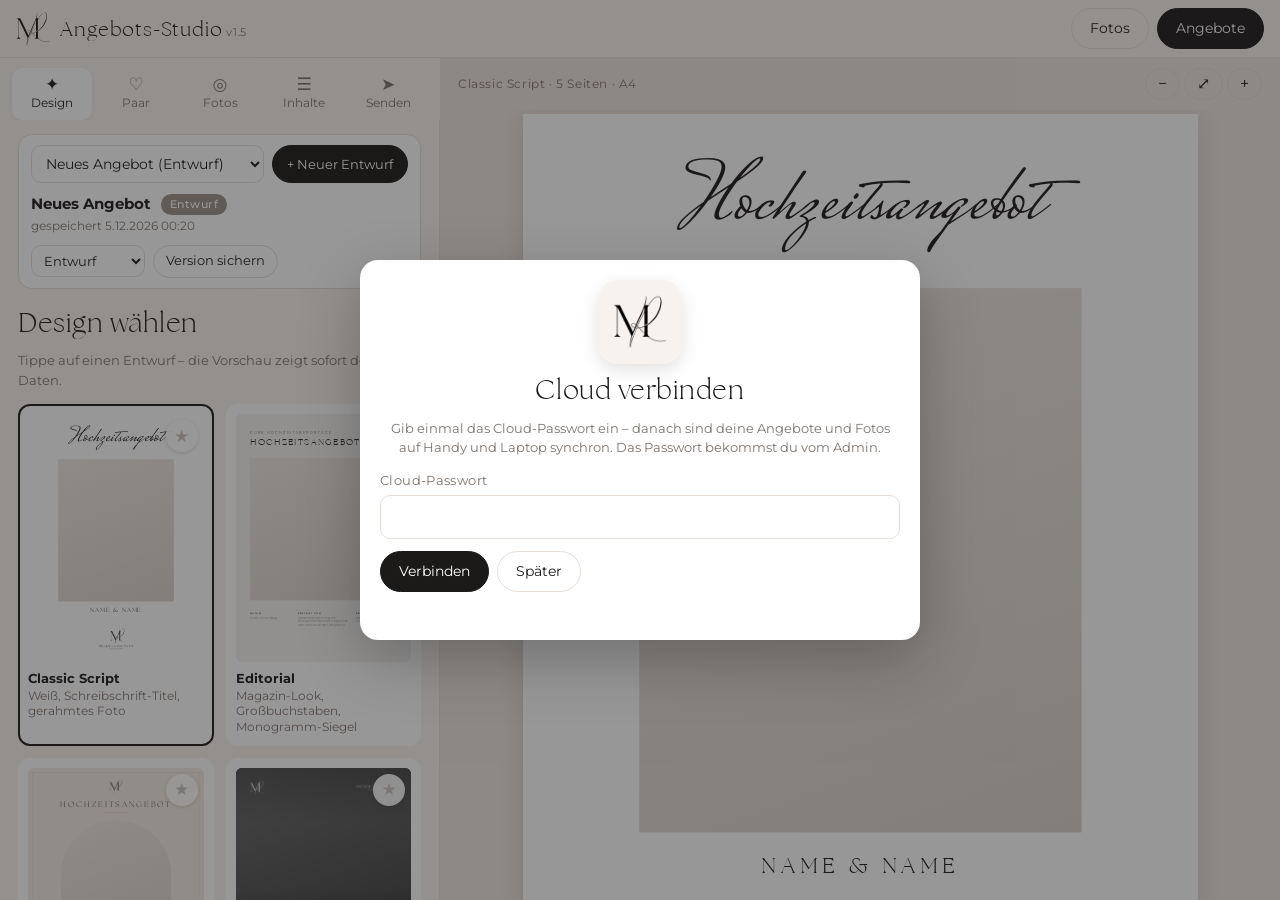
<file: index.html>
<!doctype html>
<html lang="de">
<head>
<meta charset="utf-8">
<meta name="viewport" content="width=device-width, initial-scale=1, maximum-scale=1, user-scalable=no, viewport-fit=cover">
<meta name="theme-color" content="#f7f2ee">
<meta name="apple-mobile-web-app-capable" content="yes">
<meta name="mobile-web-app-capable" content="yes">
<meta name="apple-mobile-web-app-status-bar-style" content="default">
<link rel="icon" type="image/png" href="assets/icons/favicon.png">
<link rel="apple-touch-icon" href="assets/icons/apple-touch-icon.png">
<link rel="preconnect" href="https://fonts.googleapis.com">
<link rel="preconnect" href="https://fonts.gstatic.com" crossorigin>
<link rel="stylesheet" href="https://fonts.googleapis.com/css2?family=Allura&family=Bodoni+Moda:wght@400;500&family=Cormorant+Garamond:wght@300;400;500&family=Great+Vibes&family=Herr+Von+Muellerhoff&family=Montserrat:wght@300;400;500;600&family=Mrs+Saint+Delafield&family=Parisienne&family=Pinyon+Script&family=Playfair+Display:wght@400;500&display=swap">
<link rel="stylesheet" href="designs.css">
<link rel="stylesheet" href="app.css">
<style id="customCss"></style>
<title>Hochzeitsangebot · Michaela Raninger Fotografie</title>
<meta name="apple-mobile-web-app-title" content="Angebote">
<script>/* Samsung Internet builds an outdated WebAPK that Google Play Protect blocks -> no manifest there, install via Chrome */
if (!/SamsungBrowser/i.test(navigator.userAgent)) document.write('<link rel="manifest" href="manifest.webmanifest">');</script>
</head>
<body>
<script src="logos.js"></script>
<script>document.write('<script src="config.js?v=' + Date.now() + '"><\/script>');</script>
<script src="designs.js"></script>
<script src="store.js"></script>
<script src="photos.js"></script>
<script src="studio.js"></script>
<script src="app.js"></script>
</body>
</html>
</file>
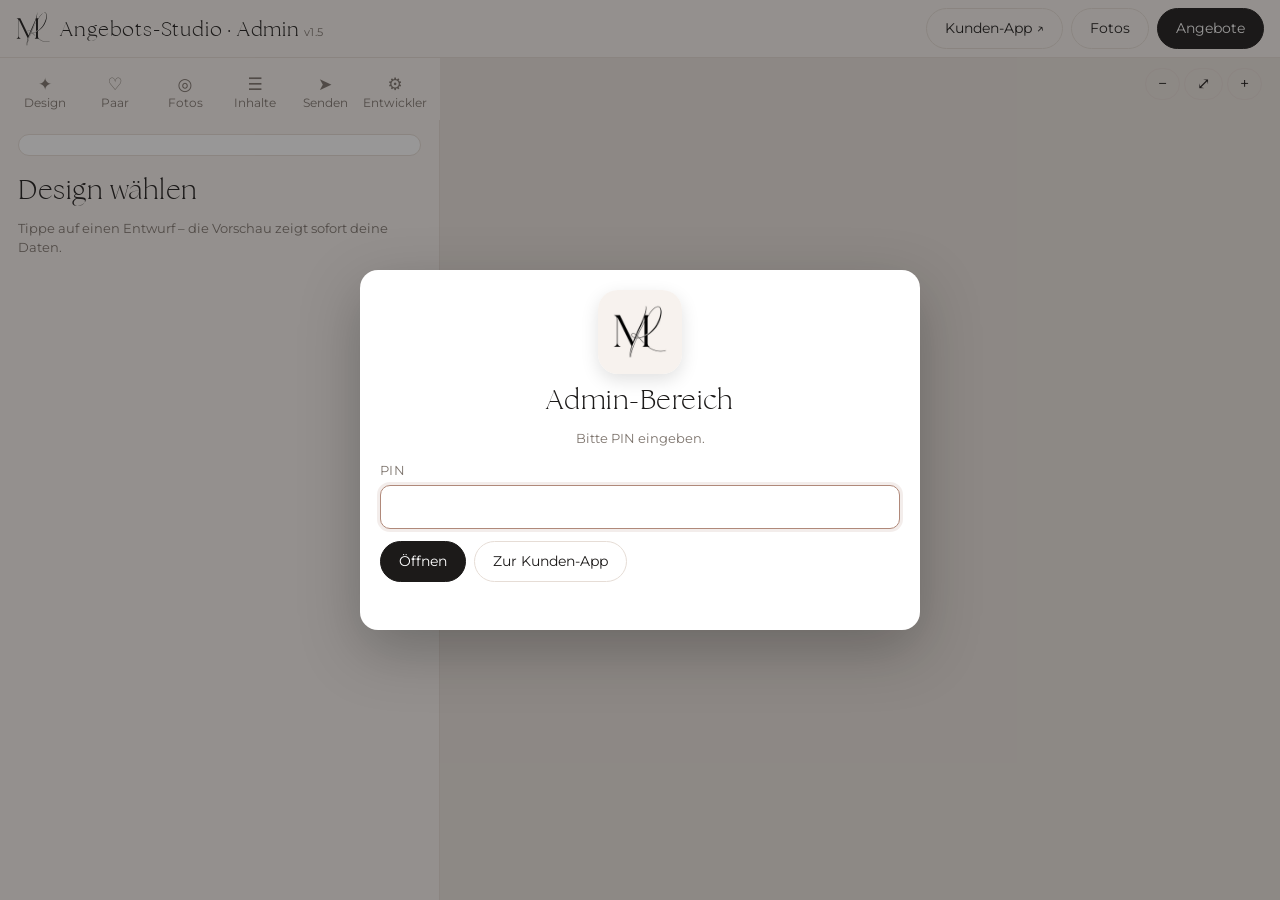
<file: admin.html>
<!doctype html>
<html lang="de">
<head>
<meta charset="utf-8">
<meta name="viewport" content="width=device-width, initial-scale=1, maximum-scale=1, user-scalable=no, viewport-fit=cover">
<meta name="theme-color" content="#f7f2ee">
<meta name="apple-mobile-web-app-capable" content="yes">
<meta name="mobile-web-app-capable" content="yes">
<meta name="apple-mobile-web-app-status-bar-style" content="default">
<link rel="icon" type="image/png" href="assets/icons/favicon.png">
<link rel="apple-touch-icon" href="assets/icons/apple-touch-icon.png">
<link rel="preconnect" href="https://fonts.googleapis.com">
<link rel="preconnect" href="https://fonts.gstatic.com" crossorigin>
<link rel="stylesheet" href="https://fonts.googleapis.com/css2?family=Allura&family=Bodoni+Moda:wght@400;500&family=Cormorant+Garamond:wght@300;400;500&family=Great+Vibes&family=Herr+Von+Muellerhoff&family=Montserrat:wght@300;400;500;600&family=Mrs+Saint+Delafield&family=Parisienne&family=Pinyon+Script&family=Playfair+Display:wght@400;500&display=swap">
<link rel="stylesheet" href="designs.css">
<link rel="stylesheet" href="app.css">
<style id="customCss"></style>
<title>Admin · Angebots-Studio</title>
<meta name="robots" content="noindex">
<meta name="apple-mobile-web-app-title" content="Angebote Admin">
<script>/* Samsung Internet builds an outdated WebAPK that Google Play Protect blocks -> no manifest there, install via Chrome */
if (!/SamsungBrowser/i.test(navigator.userAgent)) document.write('<link rel="manifest" href="admin.webmanifest">');</script>
<script>window.APP_MODE = 'admin';</script>
</head>
<body>
<script src="logos.js"></script>
<script>document.write('<script src="config.js?v=' + Date.now() + '"><\/script>');</script>
<script src="designs.js"></script>
<script src="store.js"></script>
<script src="photos.js"></script>
<script src="studio.js"></script>
<script src="app.js"></script>
<script src="dev.js"></script>
</body>
</html>
</file>
<file: designs.css>
/* Proposal page styles. A page is 794 x 1123 px (A4 @ 96 dpi). Inner content uses em so the auto-fit can scale it. */
@font-face { font-family: 'The Seasons'; src: url('assets/fonts/TheSeasons-Light.ttf') format('truetype'); font-weight: 300 400; font-display: swap; }
@font-face { font-family: 'Montserrat Light'; src: url('assets/fonts/Montserrat-Light.otf') format('opentype'); font-weight: 300; font-display: swap; }

.pp { --sans: 'Montserrat Light', 'Montserrat', 'Helvetica Neue', Arial, sans-serif; }
.pp .page {
  width: 794px; height: 1123px; position: relative; overflow: hidden; box-sizing: border-box;
  background: var(--paper); color: var(--ink); font-family: var(--sans); font-weight: 300;
  font-size: 15px; line-height: 1.6; -webkit-font-smoothing: antialiased;
}
.pp .page * { box-sizing: border-box; }
.pp p { margin: 0 0 .8em; }
.pp .lg { display: block; }
.pp .ph { background-color: #e9e4df; background-size: cover; background-repeat: no-repeat; }
.pp .ph-empty { background-image: linear-gradient(160deg, #ece7e2 0%, #d9d1ca 100%); }
.pp .cv { position: absolute; inset: 0; }

/* ---------- inner page skeleton ---------- */
.pp .inner { padding: 64px 78px 54px; display: flex; flex-direction: column; }
.pp .hd { height: 56px; display: flex; justify-content: center; align-items: flex-start; flex: none; }
.pp .hd-logo { height: 44px; width: auto; }
.pp .pc { flex: 1; min-height: 0; overflow: hidden; padding-top: 18px; display: flex; flex-direction: column; }
.pp .pcw { margin: auto 0; width: 100%; }
.pp .ft { flex: none; display: flex; justify-content: space-between; font-size: 10px; letter-spacing: .22em; text-transform: uppercase; color: var(--accent); padding-top: 14px; }

.pp .sh { display: flex; align-items: baseline; gap: .7em; margin: 1.4em 0 .7em; }
.pp .sh:first-child { margin-top: 0; }
.pp .sh h2 { margin: 0; font-weight: 400; font-family: var(--serif); font-size: 2em; line-height: 1.15; letter-spacing: .04em; }
.pp .sh-num { display: none; }
.pp .lead { color: var(--ink); opacity: .9; }
.pp .intro { font-size: 1.02em; margin-bottom: 1.6em; }
.pp .intro p:first-child { font-family: var(--serif); font-size: 1.35em; }

.pp .ls { list-style: none; padding: 0; margin: 0; }
.pp .ls li { position: relative; padding: .28em 0 .28em 1.3em; }
.pp .ls li::before { content: ''; position: absolute; left: 0; top: 1.05em; width: .55em; height: 1px; background: var(--accent); }

.pp .about { display: flex; gap: 2.4em; align-items: flex-start; }
.pp .about-photo { flex: none; width: 19em; height: 26em; }
.pp .about-txt { flex: 1; }
.pp .sig { font-family: var(--script); font-size: 3em; line-height: 1; margin-top: .2em; color: var(--ink); }

.pp .pks { display: grid; gap: 1.1em; margin-top: 1.4em; justify-content: center; }
.pp .pks-three { grid-template-columns: repeat(3, minmax(0, 1fr)); }
.pp .pks-many { grid-template-columns: repeat(2, minmax(0, 1fr)); }
.pp .pks-two { grid-template-columns: repeat(2, minmax(0, 19em)); gap: 1.6em; }
/* one package: a wide horizontal card – name, duration and price left, services right */
.pp .pks-one { grid-template-columns: minmax(0, 1fr); }
.pp .pks-one .pk { display: grid; grid-template-columns: minmax(0, .9fr) minmax(0, 1.25fr); gap: 2.2em; align-items: center; padding: 2.2em 2.4em; text-align: left; }
.pp .pks-one .pk-main { text-align: center; padding-right: 2.2em; border-right: 1px solid rgba(0,0,0,.12); }
.pp .pks-one .pk .ls { border-top: 0; padding-top: 0; font-size: .95em; }
.pp .pks-one .pk-price { margin-bottom: 0; }
.pp .pks, .pp .two { grid-auto-columns: minmax(0, 1fr); }
.pp .pk, .pp .two > div { min-width: 0; }
.pp .pk { position: relative; border: 1px solid rgba(0,0,0,.14); padding: 1.8em 1.05em 1.5em; text-align: center; background: rgba(255,255,255,.35); }
.pp .pk-feat { border-color: var(--accent); border-width: 1.5px; }
.pp .pk-badge { display: inline-block; vertical-align: top; height: 2em; line-height: 2em; margin: 0 0 1.1em; padding: 0 1.1em; background: var(--accent); color: #fff; font-size: .64em; letter-spacing: .24em; text-transform: uppercase; white-space: nowrap; border-radius: 1em; }
.pp .pk-badge.ph { visibility: hidden; }
.pp .pk-name { font-family: var(--serif); font-size: 1.22em; letter-spacing: .05em; text-transform: uppercase; line-height: 1.25; }
.pp .pk-hours { font-size: .78em; letter-spacing: .22em; text-transform: uppercase; color: var(--accent); margin: .3em 0 .8em; }
.pp .pk-price { font-family: var(--serif); font-size: 2.1em; line-height: 1.1; margin-bottom: .8em; }
.pp .pk .ls { text-align: left; font-size: .82em; line-height: 1.5; border-top: 1px solid rgba(0,0,0,.1); padding-top: .7em; }

.pp .two { display: grid; grid-template-columns: minmax(0, 1fr) minmax(0, 1fr); gap: 2.6em; }
.pp .tl { margin-top: .4em; }
.pp .tl-row { display: flex; align-items: center; gap: 1.1em; padding: .55em 0; border-bottom: 1px solid rgba(0,0,0,.08); }
.pp .tl-time { width: 4.2em; flex: none; font-family: var(--serif); font-size: 1.15em; }
.pp .tl-dot { width: .5em; height: .5em; border-radius: 50%; background: var(--accent); flex: none; }
.pp .tl-label { flex: 1; }

.pp .valid { font-size: .82em; letter-spacing: .12em; text-transform: uppercase; color: var(--accent); margin: .4em 0 1.4em; }
.pp .gal { display: flex; gap: .8em; margin: .6em 0 1.6em; }
.pp .gal-ph { flex: 1; height: 13em; }
.pp .thx { text-align: center; margin: 1em 0 1.4em; }
.pp .thx-title { font-family: var(--script); font-size: 4.6em; line-height: 1.1; margin-bottom: .15em; }
.pp .contact { display: grid; grid-template-columns: repeat(2, max-content); justify-content: center; gap: .9em 2.6em; font-size: .86em; border-top: 1px solid rgba(0,0,0,.12); padding-top: 1.2em; }
.pp .contact b { display: block; font-weight: 400; font-size: .78em; letter-spacing: .22em; text-transform: uppercase; color: var(--accent); }
.pp .end-logo { width: 9em; margin: 1.8em auto 0; }
.pp .sprig { position: absolute; width: 250px; height: 250px; opacity: .9; }

/* ======================= 1 CLASSIC SCRIPT ======================= */
.d-classic .cv { text-align: center; }
.d-classic .cv-title { position: absolute; top: 46px; left: 0; right: 0; margin: 0; font-family: var(--script); font-weight: 400; font-size: 96px; line-height: 1.3; }
.d-classic .cv-frame { position: absolute; top: 205px; left: 137px; width: 520px; height: 640px; }
.d-classic .cv-photo { width: 100%; height: 100%; }
.d-classic .cv-namebox { position: absolute; top: 868px; left: 40px; right: 40px; }
.d-classic .cv-names { font-family: var(--serif); font-size: 26px; line-height: 1.3; letter-spacing: .2em; text-transform: uppercase; }
.d-classic .long .cv-names { font-size: 20px; letter-spacing: .14em; }
.d-classic .cv-meta { margin-top: 12px; font-size: 12px; letter-spacing: .3em; text-transform: uppercase; color: var(--accent); }
.d-classic .cv-logo { position: absolute; left: 0; right: 0; margin: 0 auto; width: 170px; top: 966px; }
.d-classic .sh { justify-content: center; }
.d-classic .sh h2 { font-family: var(--script); font-size: 3.2em; letter-spacing: 0; }
.d-classic .p-packages .lead, .d-classic .valid { text-align: center; }
.d-classic .tl { max-width: 30em; margin: 0 auto; }
.d-classic .about .sh { justify-content: flex-start; }

/* ======================= 2 EDITORIAL ======================= */
.d-editorial .cv-kicker { position: absolute; top: 74px; left: 64px; font-size: 15px; letter-spacing: .4em; text-transform: uppercase; }
.d-editorial .cv-title { position: absolute; top: 96px; left: 62px; margin: 0; font-family: var(--serif); font-weight: 400; font-size: 40px; letter-spacing: .16em; text-transform: uppercase; }
.d-editorial .cv-seal { position: absolute; top: 62px; right: 64px; width: 92px; height: 92px; border: 1px solid var(--ink); border-radius: 50%; display: flex; align-items: center; justify-content: center; }
.d-editorial .cv-seal .lg { height: 58px; width: auto; }
.d-editorial .cv-photo { position: absolute; top: 200px; left: 64px; width: 666px; height: 640px; }
.d-editorial .cv-cols { position: absolute; top: 884px; left: 64px; right: 64px; display: grid; grid-template-columns: 1fr 1.25fr 1fr; gap: 24px; font-size: 11px; line-height: 1.7; }
.d-editorial .cv-cols b { display: block; font-family: 'Montserrat', sans-serif; font-weight: 600; font-size: 9.5px; letter-spacing: .25em; text-transform: uppercase; margin-bottom: 6px; }
.d-editorial .cv-cols span { display: block; color: #6d6862; }
.d-editorial .hd { justify-content: flex-end; }
.d-editorial .hd-logo { height: 40px; }
.d-editorial .pc { padding-left: 4.2em; }
.d-editorial .sh { margin: 1.6em 0 .5em; }
.d-editorial .sh h2 { font-family: 'Montserrat', sans-serif; font-weight: 600; font-size: .72em; letter-spacing: .28em; text-transform: uppercase; }
.d-editorial .intro p:first-child { font-size: 1.15em; letter-spacing: .02em; }
.d-editorial .pc p, .d-editorial .ls { color: #5f5a55; }
.d-editorial .pk { text-align: left; background: transparent; border: 0; border-top: 1px solid var(--ink); padding: 1.1em 0 0; }
.d-editorial .pk-badge { border-radius: 0; background: var(--ink); }
.d-editorial .pk-name { font-size: 1.05em; letter-spacing: .12em; }
.d-editorial .pk-price { font-size: 1.6em; }
.d-editorial .pk .ls { border-top: 0; padding-top: 0; }
.d-editorial .thx { text-align: left; }
.d-editorial .thx-title { font-size: 4em; }
.d-editorial .about-photo { width: 15em; height: 20em; }

/* ======================= 3 FINE ART SAND ======================= */
.d-fineart .cv { text-align: center; }
.d-fineart .cv-mark { position: absolute; top: 52px; left: 367px; height: 62px; width: auto; }
.d-fineart .cv-title { position: absolute; top: 138px; left: 0; right: 0; margin: 0; font-family: var(--serif); font-weight: 400; font-size: 34px; letter-spacing: .3em; text-transform: uppercase; }
.d-fineart .cv-rule { position: absolute; top: 200px; left: 337px; width: 120px; height: 1px; background: var(--accent); }
.d-fineart .cv-photo { position: absolute; top: 236px; left: 147px; width: 500px; height: 610px; border-radius: 250px 250px 0 0; }
.d-fineart .cv-namebox { position: absolute; top: 860px; left: 60px; right: 60px; }
.d-fineart .cv-names { font-family: var(--serif); font-size: 40px; line-height: 1.2; letter-spacing: .08em; }
.d-fineart .long .cv-names { font-size: 30px; }
.d-fineart .cv-names i { font-family: var(--script); font-style: normal; color: var(--accent); font-size: 1.3em; padding: 0 .1em; }
.d-fineart .cv-meta { margin-top: 14px; font-size: 12px; letter-spacing: .34em; text-transform: uppercase; }
.d-fineart .cv-meta2 { margin-top: 6px; font-size: 12px; letter-spacing: .2em; color: var(--accent); }
.d-fineart .cv-logo { position: absolute; top: 1032px; left: 0; right: 0; margin: 0 auto; width: 250px; }
.d-fineart .page::after { content: ''; position: absolute; top: 18px; left: 18px; right: 18px; bottom: 18px; border: 1px solid var(--accent); opacity: .55; pointer-events: none; }
.d-fineart .two .sh::before, .d-fineart .two .sh::after { display: none; }
.d-fineart .two .sh { justify-content: flex-start; }
.d-fineart .two .sh h2 { font-size: 1.25em; letter-spacing: .22em; }
.d-fineart .sh { justify-content: center; text-align: center; }
.d-fineart .sh h2 { font-size: 1.6em; letter-spacing: .3em; text-transform: uppercase; }
.d-fineart .sh::before, .d-fineart .sh::after { content: ''; width: 2.6em; height: 1px; background: var(--accent); align-self: center; }
.d-fineart .about-photo { border-radius: 8.5em 8.5em 0 0; }
.d-fineart .about .sh { justify-content: flex-start; }
.d-fineart .about .sh::before { display: none; }
.d-fineart .pk { background: rgba(255,255,255,.4); border-color: rgba(176,154,124,.5); border-radius: 6em 6em 0 0; padding-top: 2.4em; }

.d-fineart .p-packages .lead, .d-fineart .valid { text-align: center; }
.d-fineart .gal-ph { border-radius: 5.5em 5.5em 0 0; }

/* ======================= 4 MODERN MINIMAL ======================= */
.d-modern .cover .cv-photo { position: absolute; inset: 0; background-color: #3a3a3a; }
.d-modern .cover .ph-empty { background-image: linear-gradient(160deg, #6b6b6b 0%, #2b2b2b 100%); }
.d-modern .cv-shade { position: absolute; inset: 0; background: linear-gradient(180deg, rgba(0,0,0,.28) 0%, rgba(0,0,0,0) 22%, rgba(0,0,0,0) 48%, rgba(0,0,0,.66) 100%); }
.d-modern .cv-mark { position: absolute; top: 56px; left: 64px; height: 64px; width: auto; }
.d-modern .cv-word { position: absolute; top: 76px; right: 64px; width: 190px; }
.d-modern .cv-text { position: absolute; left: 64px; right: 64px; bottom: 82px; color: #fff; }
.d-modern .cv-kicker { font-size: 13px; letter-spacing: .5em; text-transform: uppercase; margin-bottom: 18px; }
.d-modern .cv-names { margin: 0; font-family: var(--serif); font-weight: 400; font-size: 72px; line-height: 1.05; letter-spacing: .02em; }
.d-modern .cv-line { width: 80px; height: 2px; background: #fff; margin: 28px 0 18px; }
.d-modern .cv-meta { font-size: 13px; letter-spacing: .3em; text-transform: uppercase; }
.d-modern .inner { padding: 60px 70px 50px; }
.d-modern .hd { justify-content: space-between; border-bottom: 2px solid var(--ink); height: 48px; }
.d-modern .hd-logo { height: 26px; }
.d-modern .sh { align-items: baseline; gap: 1em; border-bottom: 1px solid rgba(0,0,0,.12); padding-bottom: .4em; }
.d-modern .sh-num { display: inline; font-family: 'Montserrat', sans-serif; font-weight: 600; font-size: .85em; letter-spacing: .1em; color: var(--accent); }
.d-modern .sh h2 { font-family: 'Montserrat', sans-serif; font-weight: 600; font-size: 1.5em; letter-spacing: .02em; text-transform: uppercase; }
.d-modern .pk { text-align: left; background: #f4f4f4; border: 0; }
.d-modern .pk-feat { background: var(--ink); color: #fff; }
.d-modern .pk-feat .pk-hours, .d-modern .pk-feat .ls li { color: #ddd; }
.d-modern .pk-feat .ls { border-color: rgba(255,255,255,.2); }
.d-modern .pk-feat .ls li::before { background: #fff; }
.d-modern .pk-badge { border-radius: 0; background: #fff; color: #111; }
.d-modern .pk-name { font-family: 'Montserrat', sans-serif; font-weight: 600; font-size: .95em; letter-spacing: .1em; }
.d-modern .pk-price { font-family: 'Montserrat', sans-serif; font-weight: 600; }
.d-modern .tl-dot { border-radius: 0; background: var(--ink); }
.d-modern .thx { text-align: left; }
.d-modern .thx-title { font-family: 'Montserrat', sans-serif; font-weight: 600; font-size: 3.2em; text-transform: uppercase; letter-spacing: .04em; }
.d-modern .intro p:first-child { font-family: 'Montserrat', sans-serif; font-weight: 600; font-size: 1.2em; }

/* ======================= 5 ROMANTIC BLUSH ======================= */
.d-blush .cv { text-align: center; }
.d-blush .sp-tl { top: -10px; left: -14px; transform: rotate(180deg) scaleX(-1); }
.d-blush .sp-br { bottom: -12px; right: -12px; }
.d-blush .cv-kicker { position: absolute; top: 78px; left: 0; right: 0; font-size: 14px; letter-spacing: .5em; text-transform: uppercase; color: var(--accent); }
.d-blush .cv-names { position: absolute; top: 108px; left: 30px; right: 30px; margin: 0; font-family: var(--script); font-weight: 400; font-size: 78px; line-height: 1.35; }
.d-blush .cv-oval { position: absolute; top: 250px; left: 165px; width: 464px; height: 620px; border: 1px solid var(--accent); border-radius: 50%; padding: 14px; }
.d-blush .cv-photo { width: 100%; height: 100%; border-radius: 50%; }
.d-blush .cv-meta { position: absolute; top: 900px; left: 0; right: 0; font-family: var(--serif); font-size: 22px; letter-spacing: .16em; text-transform: uppercase; }
.d-blush .cv-meta2 { position: absolute; top: 936px; left: 0; right: 0; font-size: 12px; letter-spacing: .3em; text-transform: uppercase; color: var(--accent); }
.d-blush .cv-logo { position: absolute; top: 980px; left: 0; right: 0; margin: 0 auto; width: 150px; }
.d-blush .sh { justify-content: center; }
.d-blush .sh h2 { font-family: var(--script); font-size: 3.4em; letter-spacing: 0; color: var(--ink); }
.d-blush .about-photo { border-radius: 50%; width: 16em; height: 21em; }
.d-blush .about .sh { justify-content: flex-start; }
.d-blush .pk { border-radius: 1.2em; background: rgba(255,255,255,.55); border-color: rgba(199,154,143,.45); }

.d-blush .p-packages .lead, .d-blush .valid { text-align: center; }
.d-blush .gal-ph { border-radius: 50%; height: 12em; }
.d-blush .tl-dot { width: .7em; height: .7em; background: transparent; border: 1px solid var(--accent); }
.d-editorial .contact, .d-modern .contact { justify-content: start; }

/* logo choice: keep each logo kind at a sensible size wherever it is placed */
.pp .cv-logo.lg-mark, .pp .end-logo.lg-mark { width: 78px !important; }
.pp .cv-logo.lg-word, .pp .end-logo.lg-word { width: 240px !important; }
.pp .cv-logo.lg-full, .pp .end-logo.lg-full { width: 160px; }
.d-fineart .cv-logo.lg-full { width: 150px !important; top: 990px; }
.d-modern .cv-word.lg-mark { width: 60px; }
.d-modern .cv-word.lg-full { width: 130px; top: 56px; }

/* ===================== DUO designs (2 pages, 10-draft collection) ===================== */
.duo { --sans: Arial, 'Helvetica Neue', sans-serif; }
.duo .page { padding: 18mm; font-family: var(--sans); font-size: 12px; line-height: 1.55; }
.duo h1, .duo h2, .duo p { margin-top: 0; }
.duo h1 { font-family: var(--serif); font-weight: 400; line-height: .94; }
.duo h2 { font-family: var(--serif); font-weight: 400; line-height: 1.05; }
.duo .eyebrow { text-transform: uppercase; letter-spacing: .24em; font-size: 9px; font-weight: 700; }
.duo .du-foot { position: absolute; left: 18mm; right: 18mm; bottom: 12mm; display: flex; justify-content: space-between; align-items: center; font-size: 8px; letter-spacing: .14em; text-transform: uppercase; }
.duo .du-foot-logo { width: 34mm; }
.duo .du-photo { background-color: rgba(127,127,127,.15); }
/* offer page */
.duo .du-details { display: flex; flex-direction: column; padding-bottom: 24mm; }
.duo .du-head { display: flex; justify-content: space-between; align-items: flex-start; margin-bottom: 8mm; flex: none; }
.duo .du-head h2 { font-size: 36px; margin: 5mm 0 0; max-width: 112mm; }
.duo .du-head-logo { width: 52mm; margin-top: 2mm; }
.duo .du-hr { height: 1px; background: currentColor; opacity: .22; flex: none; }
.duo .du-details .pc { padding-top: 0; }
.duo .du-intro { display: grid; grid-template-columns: minmax(0, 1.55fr) minmax(0, .75fr); gap: 4.4em; padding: 3.2em 0 2.6em; }
.duo .du-body p { margin: 0 0 .7em; }
.duo .du-invest { border-left: 2px solid var(--accent); padding-left: 2.2em; }
.duo .du-invest .eyebrow { font-size: .75em; }
.duo .du-price { font-family: var(--serif); font-size: 3.1em; line-height: 1.15; margin: .25em 0 .2em; }
.duo .du-small { font-size: .82em; }
.duo .du-cols { display: grid; grid-template-columns: minmax(0, 1fr) minmax(0, 1fr); gap: 3.6em; }
.duo .du-cols .eyebrow { font-size: .75em; margin-bottom: .5em; }
.duo .du-list, .duo .du-tl { list-style: none; padding: 0; margin: 0; }
.duo .du-list li { padding: .55em 0; border-bottom: 1px solid rgba(127,127,127,.22); }
.duo .du-tl li { display: grid; grid-template-columns: 4.4em 1fr; padding: .55em 0; border-bottom: 1px solid rgba(127,127,127,.22); }
.duo .du-tl span { font-weight: 700; color: var(--accent); }
.duo .du-extras { margin-top: 2.6em; }
.duo .du-pay { margin: 2.2em 0 0; opacity: .8; }
.duo .du-details .pcw { margin: 0; min-height: 100%; display: flex; flex-direction: column; }
.duo .du-closing { margin-top: auto; padding-top: 2.4em; }
.duo .du-closing h2 { font-size: 2.05em; margin-bottom: .6em; }
.duo .du-closing p { opacity: .75; margin: 0; }

/* 1 Editorial Minimal */
.d-mr-editorial .du-cover { padding: 0; }
.d-mr-editorial .du-photo { position: absolute; left: 78mm; top: 0; width: 132mm; height: 297mm; }
.d-mr-editorial .du-copy { position: absolute; left: 18mm; top: 32mm; width: 56mm; z-index: 2; }
.d-mr-editorial .du-cover h1 { font-size: 46px; margin: 26mm 0 12mm; }
.d-mr-editorial .du-couple { font-family: var(--serif); font-size: 18px; }
.d-mr-editorial .du-meta { display: grid; gap: 4px; font-size: 10px; }
.d-mr-editorial .du-cover .du-foot span:last-child { color: #fff; }
/* 2 Blush Arch */
.d-mr-arch { --sans: 'Trebuchet MS', sans-serif; }
.d-mr-arch .du-cover { text-align: center; }
.d-mr-arch .du-cover .du-photo { width: 128mm; height: 185mm; margin: 0 auto 8mm; border-radius: 64mm 64mm 0 0; }
.d-mr-arch .du-logo { width: 62mm; margin: 0 auto 6mm; }
.d-mr-arch .du-cover h1 { font-size: 42px; margin: 7mm 0 4mm; }
/* 3 Luxury Black */
.d-mr-black .du-cover { padding: 0; }
.d-mr-black .du-top { height: 32mm; display: flex; align-items: center; justify-content: space-between; padding: 0 18mm; }
.d-mr-black .du-top .du-logo { width: 55mm; }
.d-mr-black .du-cover .du-photo { height: 170mm; }
.d-mr-black .du-copy { padding: 13mm 18mm; }
.d-mr-black .du-cover h1 { font-size: 54px; margin-bottom: 6mm; }
.d-mr-black .du-couple { font-size: 15px; letter-spacing: .06em; margin-bottom: 2mm; }
.d-mr-black .du-accent { color: var(--accent); }
.d-mr-black .du-list li, .d-mr-black .du-tl li { border-bottom-color: rgba(255,255,255,.14); }
/* 4 Bordeaux Classic */
.d-mr-bordeaux { --sans: Verdana, sans-serif; }
.d-mr-bordeaux .du-cover { padding: 12mm; }
.d-mr-bordeaux .du-frame { border: 1px solid var(--ink); height: 273mm; padding: 14mm 18mm; text-align: center; overflow: hidden; }
.d-mr-bordeaux .du-mark { height: 15mm; width: auto; margin: 0 auto 5mm; }
.d-mr-bordeaux .du-cover h1 { font-size: 48px; margin: 6mm 0 8mm; }
.d-mr-bordeaux .du-cover .du-photo { width: 104mm; height: 138mm; border-radius: 52mm; margin: 0 auto 8mm; }
.d-mr-bordeaux .du-couple { font-family: var(--serif); font-size: 20px; margin-bottom: 2mm; }
.d-mr-bordeaux .du-cover .du-foot { left: 30mm; right: 30mm; bottom: 17mm; }
/* 5 Botanical Sage */
.d-mr-sage .du-leaf { position: absolute; width: 130mm; height: 130mm; border: 1px solid var(--accent); border-radius: 0 100% 0 100%; left: -45mm; top: -40mm; }
.d-mr-sage .du-copy { position: absolute; left: 18mm; top: 48mm; width: 92mm; }
.d-mr-sage .du-cover h1 { font-size: 53px; margin: 14mm 0 10mm; }
.d-mr-sage .du-couple { font-family: var(--serif); font-size: 19px; margin-bottom: 2mm; }
.d-mr-sage .du-cover .du-photo { position: absolute; right: 0; top: 0; width: 82mm; height: 297mm; }
.d-mr-sage .du-logo { position: absolute; left: 18mm; bottom: 24mm; width: 64mm; }
.d-mr-sage .du-cover .du-foot { right: 92mm; }
/* 6 Modern Grid */
.d-mr-grid { --sans: 'Arial Narrow', Arial, sans-serif; }
.d-mr-grid .du-cover { padding: 14mm; }
.d-mr-grid .du-grid { display: grid; grid-template-columns: 28mm 1fr; grid-template-rows: 68mm 145mm 38mm; gap: 7mm; height: 100%; }
.d-mr-grid .du-num { font-size: 60px; font-weight: 700; color: var(--accent); line-height: .8; }
.d-mr-grid .du-cover h1 { font: 700 48px/.9 var(--sans); letter-spacing: -.05em; margin-top: 5mm; }
.d-mr-grid .du-mark { width: 20mm; align-self: end; }
.d-mr-grid .du-meta { display: grid; gap: 4px; align-content: start; font-size: 11px; }
.d-mr-grid .du-meta b { font-size: 18px; }
.d-mr-grid .du-head h2 { font: 700 34px/1 var(--sans); letter-spacing: -.035em; }
.d-mr-grid .du-price { font-family: var(--sans); font-weight: 700; }
.d-mr-grid .du-closing h2 { font-family: var(--sans); font-weight: 700; letter-spacing: -.03em; }
/* 7 Fine Art Ivory */
.d-mr-ivory { --sans: 'Trebuchet MS', sans-serif; }
.d-mr-ivory .du-cover { text-align: center; }
.d-mr-ivory .du-logo { width: 62mm; margin: 0 auto 7mm; }
.d-mr-ivory .du-cover .du-photo { height: 165mm; width: 118mm; margin: 0 auto; }
.d-mr-ivory .du-copy { padding-top: 9mm; }
.d-mr-ivory .du-cover h1 { font-size: 46px; margin: 7mm 0; }
.d-mr-ivory .du-couple { font-family: var(--serif); font-size: 18px; margin-bottom: 2mm; }
.d-mr-ivory .du-muted { opacity: .62; }
/* 8 Cinematic */
.d-mr-cinema .du-cover { padding: 0; }
.d-mr-cinema .du-cover .du-photo { height: 160mm; width: 100%; }
.d-mr-cinema .du-copy { padding: 14mm 18mm; width: 130mm; }
.d-mr-cinema .du-cover h1 { font-size: 55px; margin: 8mm 0; }
.d-mr-cinema .du-couple { font-family: var(--serif); font-size: 18px; }
.d-mr-cinema .du-rule { height: 1px; width: 40mm; background: currentColor; opacity: .35; margin: 5mm 0; }
.d-mr-cinema .du-logo { position: absolute; right: 16mm; bottom: 22mm; width: 58mm; }
.d-mr-cinema .du-list li, .d-mr-cinema .du-tl li { border-bottom-color: rgba(255,255,255,.14); }
/* 9 Swiss Typography */
.d-mr-swiss .du-cover { padding: 15mm; }
.d-mr-swiss .du-swiss { height: 100%; display: grid; grid-template-columns: 1fr 60mm; grid-template-rows: 32mm 66mm 2mm 125mm 26mm; gap: 4mm; }
.d-mr-swiss .du-mark { width: 16mm; justify-self: end; }
.d-mr-swiss .du-cover h1 { font: 700 54px/.88 var(--sans); letter-spacing: -.06em; grid-column: 1 / 3; }
.d-mr-swiss .du-red { height: 6px; background: var(--accent); grid-column: 1 / 3; }
.d-mr-swiss .du-swiss .du-photo { grid-column: 1 / 3; }
.d-mr-swiss .du-meta { grid-column: 1 / 3; display: flex; justify-content: space-between; align-items: baseline; font-size: 11px; }
.d-mr-swiss .du-meta b { font-size: 15px; }
.d-mr-swiss .du-head h2, .d-mr-swiss .du-closing h2 { font-family: var(--sans); font-weight: 700; letter-spacing: -.04em; }
/* 10 Soft Lilac */
.d-mr-lilac { --sans: 'Trebuchet MS', sans-serif; }
.d-mr-lilac .du-halo { position: absolute; width: 180mm; height: 180mm; background: var(--accent); opacity: .28; border-radius: 50%; left: -60mm; top: -65mm; }
.d-mr-lilac .du-copy { position: absolute; left: 18mm; top: 35mm; width: 95mm; z-index: 2; }
.d-mr-lilac .du-cover h1 { font-size: 48px; margin: 14mm 0; }
.d-mr-lilac .du-couple { font-family: var(--serif); font-size: 19px; margin-bottom: 2mm; }
.d-mr-lilac .du-polaroid { position: absolute; width: 112mm; height: 165mm; right: 16mm; bottom: 46mm; transform: rotate(2deg); box-shadow: 0 16px 35px rgba(0,0,0,.14); border: 10px solid #fff; background: #fff; }
.d-mr-lilac .du-polaroid .du-photo { width: 100%; height: 100%; }
.d-mr-lilac .du-logo { position: absolute; left: 18mm; bottom: 22mm; width: 60mm; }

/* long couple names: scale down large cover headlines */
.d-blush .long .cv-names { font-size: 56px; top: 118px; }
.d-modern .long .cv-names { font-size: 56px; }
.d-mr-arch .long h1 { font-size: 32px; }
.duo .long .du-couple { font-size: 15px; }

/* single-package card per design */
.d-editorial .pks-one .pk, .d-modern .pks-one .pk { padding: 1.6em 0 0; }
.d-editorial .pks-one .pk-main, .d-modern .pks-one .pk-main { text-align: left; }
.d-modern .pks-one .pk { padding: 2em 2.2em; }
.d-modern .pks-one .pk-main { border-right-color: rgba(0,0,0,.15); }
.d-fineart .pks-one .pk { border-radius: 1.4em; padding-top: 2.2em; }
.d-blush .pks-one .pk-main, .d-fineart .pks-one .pk-main { border-right-color: rgba(176,154,124,.35); }
</file>
<file: app.css>
:root {
  --bg: #f7f2ee; --card: #ffffff; --ink: #1c1a19; --muted: #7d746d; --line: #e6ddd6; --accent: #b0897a; --accent-2: #8f6d60;
  --ok: #4f7a5a; --err: #a2483f; --radius: 14px; --top: 58px; --nav: 64px;
  --ui: 'Montserrat', 'Montserrat Light', system-ui, sans-serif; --head: 'The Seasons', 'Cormorant Garamond', Georgia, serif;
}
* { box-sizing: border-box; }
html, body { margin: 0; height: 100%; }
body { background: var(--bg); color: var(--ink); font: 400 15px/1.5 var(--ui); -webkit-tap-highlight-color: transparent; }
button, input, textarea, select { font: inherit; color: inherit; }
.hide { display: none !important; }
.dev-only { display: none !important; }
body.dev .dev-only { display: revert !important; }
body.dev nav .dev-only { display: flex !important; }

/* top bar */
.top { position: fixed; top: 0; left: 0; right: 0; height: var(--top); padding: 0 16px; padding-top: env(safe-area-inset-top);
  display: flex; align-items: center; justify-content: space-between; background: rgba(247,242,238,.92); backdrop-filter: blur(10px); border-bottom: 1px solid var(--line); z-index: 20; }
.brand { display: flex; align-items: center; gap: 10px; background: none; border: 0; padding: 0; cursor: pointer; }
.brand img { height: 34px; width: auto; }
.brand span { font-family: var(--head); font-size: 20px; letter-spacing: .04em; }
.top-actions { display: flex; gap: 8px; align-items: center; }
.badge { background: var(--ink); color: #fff; font-size: 11px; letter-spacing: .1em; text-transform: uppercase; padding: 3px 9px; border-radius: 20px; }
.badge.warn { background: #c68a3c; }

/* buttons + form */
.btn { border: 1px solid var(--ink); background: var(--ink); color: #fff; border-radius: 30px; padding: 9px 18px; cursor: pointer; font-size: 14px; }
.btn:hover { opacity: .88; }
.btn.ghost { background: transparent; color: var(--ink); border-color: var(--line); }
.btn.ghost:hover { border-color: var(--ink); }
.btn.mini { padding: 3px 12px; font-size: 16px; background: transparent; color: var(--ink); border-color: var(--line); margin-left: 4px; }
.btn.danger { background: transparent; color: var(--err); border-color: #e2c3bf; }
.btn:disabled { opacity: .45; cursor: default; }
.row { display: flex; gap: 8px; flex-wrap: wrap; align-items: center; margin: 10px 0; }
label { display: block; font-size: 12.5px; letter-spacing: .03em; color: var(--muted); margin: 0 0 12px; }
label > input, label > textarea, label > select { display: block; width: 100%; margin-top: 4px; }
input, textarea, select { border: 1px solid var(--line); background: #fff; border-radius: 10px; padding: 10px 12px; font-size: 15px; color: var(--ink); outline: none; }
input:focus, textarea:focus, select:focus { border-color: var(--accent); box-shadow: 0 0 0 3px rgba(176,137,122,.15); }
input[type=color] { padding: 2px; height: 40px; width: 100%; }
textarea { resize: vertical; line-height: 1.45; }
textarea.code { font: 12.5px/1.45 ui-monospace, Consolas, monospace; white-space: pre; }
.grid2 { display: grid; grid-template-columns: 1fr 1fr; gap: 10px; }
.grid3 { display: grid; grid-template-columns: 1fr 1fr 1fr; gap: 10px; }
.switch { display: flex; align-items: center; gap: 10px; color: var(--ink); font-size: 14px; cursor: pointer; }
.switch input { width: 20px; height: 20px; accent-color: var(--ink); margin: 0; }
h2 { font-family: var(--head); font-weight: 400; font-size: 27px; margin: 4px 0 8px; letter-spacing: .02em; }
h3 { font-size: 13px; letter-spacing: .14em; text-transform: uppercase; margin: 22px 0 10px; color: var(--ink); font-weight: 600; }
h3 small { text-transform: none; letter-spacing: 0; font-weight: 400; color: var(--muted); }
.hint { color: var(--muted); font-size: 13px; margin: 0 0 14px; }
details.box { background: var(--card); border: 1px solid var(--line); border-radius: var(--radius); padding: 0 14px; margin: 0 0 10px; }
details.box > summary { cursor: pointer; padding: 13px 0; font-weight: 500; list-style: none; display: flex; justify-content: space-between; align-items: center; }
details.box > summary::after { content: '+'; font-size: 20px; color: var(--muted); }
details.box[open] > summary::after { content: '−'; }
details.box[open] { padding-bottom: 12px; }
.status { font-size: 13px; color: var(--muted); margin-top: 10px; min-height: 1.4em; white-space: pre-wrap; }
.status.ok { color: var(--ok); } .status.err { color: var(--err); }

/* layout: desktop */
.app { padding-top: var(--top); height: 100%; display: grid; grid-template-columns: minmax(380px, 440px) 1fr; grid-template-rows: auto 1fr; }
.steps { grid-column: 1; display: flex; gap: 4px; padding: 10px 12px 0; background: var(--bg); overflow-x: auto; }
.steps button { flex: 1; display: flex; flex-direction: column; align-items: center; gap: 2px; border: 0; background: transparent; padding: 8px 4px; border-radius: 10px; cursor: pointer; color: var(--muted); font-size: 11.5px; min-width: 56px; }
.steps button i { font-style: normal; font-size: 17px; line-height: 1; }
.steps button.on { background: var(--card); color: var(--ink); box-shadow: 0 1px 3px rgba(0,0,0,.06); }
.mobile-only { display: none !important; }
.panel { grid-column: 1; grid-row: 2; overflow-y: auto; padding: 14px 18px 40px; border-right: 1px solid var(--line); }
.pane { display: none; }
.app[data-step=design] .pane[data-pane=design], .app[data-step=data] .pane[data-pane=data], .app[data-step=photos] .pane[data-pane=photos],
.app[data-step=content] .pane[data-pane=content], .app[data-step=send] .pane[data-pane=send], .app[data-step=dev] .pane[data-pane=dev] { display: block; }
.preview { grid-column: 2; grid-row: 1 / 3; display: flex; flex-direction: column; min-width: 0; background: #ebe4de; }
.pv-bar { display: flex; justify-content: space-between; align-items: center; padding: 10px 18px; font-size: 12px; color: var(--muted); letter-spacing: .05em; }
.pv-scroll { flex: 1; overflow: auto; padding: 4px 18px 40px; }
.pv-pages { display: flex; flex-direction: column; align-items: center; gap: 22px; }
.pv-pages .pp { display: contents; }
.pv-pages .pgw { width: calc(794px * var(--z, .6)); height: calc(1123px * var(--z, .6)); flex: none; position: relative; box-shadow: 0 6px 24px rgba(60,40,30,.14); }
.pv-pages .pgw > .page { position: absolute; top: 0; left: 0; transform: scale(var(--z, .6)); transform-origin: 0 0; }

/* gallery */
.gallery { display: grid; grid-template-columns: 1fr 1fr; gap: 12px; }
.dz { border: 2px solid transparent; border-radius: 12px; background: var(--card); padding: 8px; cursor: pointer; text-align: left; transition: border-color .15s; }
.dz.on { border-color: var(--ink); }
.dz .thumb { width: 100%; aspect-ratio: 794 / 1123; overflow: hidden; border-radius: 6px; position: relative; background: #eee; }
.dz .thumb > div { position: absolute; top: 0; left: 0; width: 794px; transform-origin: 0 0; }
.dz b { display: block; font-size: 13px; margin-top: 7px; }
.dz span { display: block; font-size: 11.5px; color: var(--muted); line-height: 1.35; }
.dz .tag { display: inline-block; font-size: 10px; background: var(--bg); padding: 1px 7px; border-radius: 8px; margin-top: 4px; color: var(--muted); }

/* photo slots */
.slots { display: grid; grid-template-columns: 1fr 1fr; gap: 12px; margin: 14px 0; }
.slot { background: var(--card); border: 1px solid var(--line); border-radius: 12px; padding: 8px; }
.slot .sp { aspect-ratio: 4 / 5; border-radius: 8px; background: #efe9e4 center/cover no-repeat; display: flex; align-items: center; justify-content: center; color: var(--muted); font-size: 13px; cursor: pointer; text-align: center; padding: 6px; }
.slot b { display: block; font-size: 12.5px; margin: 7px 0 5px; }
.slot .row { margin: 0; gap: 5px; }
.slot .btn { padding: 5px 10px; font-size: 12px; }
.slot.wide { grid-column: 1 / -1; }
.slot.wide .sp { aspect-ratio: 16 / 9; }

/* photo editor */
.ed-img { position: relative; width: 100%; max-height: 52vh; display: flex; justify-content: center; background: #222; border-radius: 10px; overflow: hidden; touch-action: none; }
.ed-img canvas { max-width: 100%; max-height: 52vh; display: block; cursor: crosshair; }
.ed-focus { position: absolute; width: 26px; height: 26px; border: 2px solid #fff; border-radius: 50%; box-shadow: 0 0 0 2px rgba(0,0,0,.35); transform: translate(-50%,-50%); pointer-events: none; }
.presets { display: flex; gap: 6px; overflow-x: auto; margin: 12px 0; }
.presets button { border: 1px solid var(--line); background: #fff; border-radius: 20px; padding: 6px 12px; font-size: 13px; cursor: pointer; white-space: nowrap; }
.presets button.on { background: var(--ink); color: #fff; border-color: var(--ink); }
.sl { display: grid; grid-template-columns: 90px 1fr 34px; gap: 8px; align-items: center; font-size: 13px; color: var(--muted); margin: 6px 0; }
.sl input { padding: 0; }

/* send */
.send-grid { display: grid; grid-template-columns: 1fr; gap: 8px; margin: 10px 0 18px; }
.sendbtn { text-align: left; background: var(--card); border: 1px solid var(--line); border-radius: 12px; padding: 12px 14px; cursor: pointer; }
.sendbtn:hover { border-color: var(--ink); }
.sendbtn b { display: block; font-weight: 600; font-size: 14.5px; }
.sendbtn span { display: block; font-size: 12.5px; color: var(--muted); }
.sendbtn.wa b::before { content: ''; display: inline-block; width: 9px; height: 9px; border-radius: 50%; background: #25d366; margin-right: 8px; }
.sendbtn:disabled { opacity: .5; }

/* list editors */
.lst-item { background: var(--bg); border-radius: 10px; padding: 10px; margin: 0 0 8px; }
.lst-head { display: flex; justify-content: space-between; align-items: center; gap: 8px; margin-bottom: 6px; }
.lst-head b { font-size: 13px; }
.lst-head .btn { padding: 3px 10px; font-size: 12px; }

/* modal + toast */
.modal { position: fixed; inset: 0; background: rgba(28,26,25,.45); z-index: 50; display: flex; align-items: center; justify-content: center; padding: 16px; }
.modal-box { background: var(--card); border-radius: 18px; width: min(560px, 100%); max-height: 92vh; overflow-y: auto; padding: 20px; box-shadow: 0 20px 60px rgba(0,0,0,.25); }
.modal-box.wide { width: min(880px, 100%); }
.modal-box h2 { margin-top: 0; }
.toast { position: fixed; left: 50%; bottom: 24px; transform: translate(-50%, 30px); background: var(--ink); color: #fff; padding: 10px 18px; border-radius: 30px; font-size: 14px; opacity: 0; pointer-events: none; transition: .25s; z-index: 60; max-width: 90vw; text-align: center; }
.toast.on { opacity: 1; transform: translate(-50%, 0); }
.drafts { display: flex; flex-direction: column; gap: 8px; margin: 10px 0 16px; }
.draft { display: flex; justify-content: space-between; align-items: center; gap: 10px; background: var(--bg); border-radius: 12px; padding: 10px 12px; }
.draft.on { outline: 2px solid var(--ink); }
.draft b { display: block; font-size: 14px; }
.draft span { font-size: 12px; color: var(--muted); }
.draft .row { margin: 0; flex-wrap: nowrap; }
.draft .btn { padding: 5px 10px; font-size: 12px; }
.install-steps { counter-reset: s; list-style: none; padding: 0; margin: 14px 0; }
.install-steps li { counter-increment: s; position: relative; padding: 8px 0 8px 40px; font-size: 15px; }
.install-steps li::before { content: counter(s); position: absolute; left: 0; top: 6px; width: 28px; height: 28px; border-radius: 50%; background: var(--ink); color: #fff; display: flex; align-items: center; justify-content: center; font-size: 13px; }
.install-steps svg { width: 20px; height: 20px; vertical-align: -4px; }
.install-hero { text-align: center; }
.install-hero img { width: 84px; height: 84px; border-radius: 20px; box-shadow: 0 6px 18px rgba(0,0,0,.12); }
.busy { position: fixed; inset: 0; background: rgba(247,242,238,.8); z-index: 70; display: flex; align-items: center; justify-content: center; flex-direction: column; gap: 12px; font-size: 15px; }
.busy::before { content: ''; width: 34px; height: 34px; border: 3px solid var(--line); border-top-color: var(--ink); border-radius: 50%; animation: spin .8s linear infinite; }
@keyframes spin { to { transform: rotate(360deg); } }
#exportRoot { position: fixed; left: -12000px; top: 0; width: 794px; pointer-events: none; }
.prompt-box { max-height: 220px; }
.dz-prev { width: 100%; }

/* layout: mobile */
@media (max-width: 899px) {
  .app { display: block; padding-bottom: calc(var(--nav) + env(safe-area-inset-bottom)); height: auto; min-height: 100%; }
  .brand span { font-size: 17px; }
  .top .btn { padding: 7px 12px; font-size: 13px; }
  .steps { position: fixed; bottom: 0; left: 0; right: 0; z-index: 20; padding: 6px 6px calc(6px + env(safe-area-inset-bottom)); background: rgba(255,255,255,.96); border-top: 1px solid var(--line); backdrop-filter: blur(10px); gap: 2px; }
  .steps button { min-width: 0; font-size: 10.5px; padding: 6px 2px; }
  .steps button.on { background: var(--bg); box-shadow: none; }
  .mobile-only { display: flex !important; }
  .panel { border: 0; padding: 16px 16px 30px; overflow: visible; }
  .app[data-step=preview] .panel { display: none; }
  .preview { display: none; background: transparent; }
  .app[data-step=preview] .preview { display: flex; }
  .pv-scroll { padding: 4px 0 30px; overflow-x: hidden; }
  .gallery { grid-template-columns: 1fr 1fr; gap: 10px; }
  .modal { align-items: flex-end; padding: 0; }
  .modal-box { border-radius: 18px 18px 0 0; max-height: 90vh; padding-bottom: calc(20px + env(safe-area-inset-bottom)); }
}
@media (max-width: 360px) { .brand span { display: none; } }

/* current proposal bar, status chips */
.curbar { display: flex; justify-content: space-between; align-items: center; gap: 10px; flex-wrap: wrap; background: var(--card); border: 1px solid var(--line); border-radius: var(--radius); padding: 10px 12px; margin-bottom: 14px; }
.curbar b { font-size: 15px; margin-right: 6px; }
.curbar .cb-sub { display: block; font-size: 11.5px; color: var(--muted); margin-top: 2px; }
.curbar .row { margin: 0; flex-wrap: nowrap; }
.curbar select { padding: 6px 8px; font-size: 13px; }
.curbar .btn { padding: 6px 12px; font-size: 12.5px; }
.st { display: inline-block; font-size: 11px; font-weight: 500; letter-spacing: .04em; padding: 2px 9px; border-radius: 20px; color: #fff; background: var(--c); vertical-align: 1px; }
.mgr-stats { font-size: 12.5px; color: var(--muted); margin: 4px 0 8px; line-height: 2; }
.log { font-size: 13px; max-height: 220px; overflow-y: auto; background: var(--bg); border-radius: 10px; padding: 8px 12px; }
.log div { padding: 3px 0; border-bottom: 1px solid var(--line); }
.log span { color: var(--muted); font-size: 12px; margin-right: 6px; }
.cloud-info { font-size: 12.5px; color: var(--muted); background: var(--bg); border-radius: 10px; padding: 10px 12px; margin-top: 8px; }
.toggles { display: grid; grid-template-columns: 1fr 1fr; gap: 8px 12px; margin: 4px 0 14px; }
.toggles .switch { margin: 0; font-size: 13.5px; }
label.fld { margin-bottom: 4px; }
label.fld + .ideas, label.fld + .ideas.hide + * { margin-top: 0; }
label.fld { margin-bottom: 12px; }
.idea-btn { float: right; border: 0; background: var(--bg); color: var(--accent-2); border-radius: 12px; padding: 1px 10px; font-size: 12px; cursor: pointer; }
.ideas { display: flex; flex-direction: column; gap: 6px; margin: -6px 0 14px; }
.ideas button { text-align: left; border: 1px solid var(--line); background: #fffaf7; border-radius: 10px; padding: 8px 10px; cursor: pointer; }
.ideas button:hover { border-color: var(--accent); }
.ideas b { display: block; font-size: 12.5px; }
.ideas span { display: block; font-size: 12px; color: var(--muted); white-space: pre-line; max-height: 4.4em; overflow: hidden; }
.chip { border: 1px solid var(--line); background: #fff; border-radius: 20px; padding: 6px 12px; font-size: 13px; cursor: pointer; }
.chip.on { background: var(--ink); color: #fff; border-color: var(--ink); }

/* photo library */
.lib { display: grid; grid-template-columns: repeat(auto-fill, minmax(130px, 1fr)); gap: 10px; margin-top: 8px; }
.lib-it { position: relative; background: var(--bg); border-radius: 10px; padding: 6px; cursor: pointer; }
.lib-img { aspect-ratio: 1; border-radius: 7px; background: #e6dfd9 center/cover no-repeat; display: flex; align-items: center; justify-content: center; color: var(--muted); }
.lib-fav { position: absolute; top: 10px; right: 10px; width: 28px; height: 28px; border-radius: 50%; border: 0; background: rgba(255,255,255,.85); color: #bbb; cursor: pointer; font-size: 15px; }
.lib-fav.on { color: #d4a017; }
.lib-cloud { position: absolute; top: 12px; left: 12px; font-size: 13px; background: rgba(255,255,255,.85); border-radius: 10px; padding: 0 6px; }
.lib-name { font-size: 11.5px; color: var(--muted); margin: 5px 2px 4px; white-space: nowrap; overflow: hidden; text-overflow: ellipsis; }
.lib-acts { display: flex; gap: 4px; }
.lib-acts .btn.mini { font-size: 12px; padding: 3px 8px; margin: 0; }
.lib-acts .btn.mini[data-act=pick] { background: var(--ink); color: #fff; border-color: var(--ink); flex: 1; }
a.btn { text-decoration: none; display: inline-block; }

/* admin */
.dev-sec h3 { margin-top: 0; }
.dev-grid { display: grid; grid-template-columns: 1fr 1fr; gap: 10px; }
.dz-edit { background: var(--bg); border-radius: 12px; padding: 10px; margin: 0 0 10px; }
.dz-edit .lst-head b { font-size: 14px; }
.kbd { font: 12px ui-monospace, Consolas, monospace; background: var(--bg); border-radius: 6px; padding: 1px 5px; }
.logo-prev { display: flex; gap: 14px; align-items: center; flex-wrap: wrap; margin: 8px 0; }
.logo-prev img { height: 44px; background: #fff; border: 1px solid var(--line); border-radius: 8px; padding: 6px; }
@media (max-width: 899px) { .curbar .row { flex-wrap: wrap; } .dev-grid { grid-template-columns: 1fr; } .toggles { grid-template-columns: 1fr; } }
.ed-tabs button { font-weight: 500; }
.ed-img { overflow: hidden; }
.ed-crop { position: absolute; border: 2px solid #fff; box-shadow: 0 0 0 9999px rgba(0,0,0,.5); cursor: move; touch-action: none; }
.ed-crop i { position: absolute; width: 24px; height: 24px; background: #fff; border-radius: 50%; box-shadow: 0 1px 4px rgba(0,0,0,.4); }
.ed-crop i[data-h=nw] { left: -12px; top: -12px; cursor: nwse-resize; }
.ed-crop i[data-h=ne] { right: -12px; top: -12px; cursor: nesw-resize; }
.ed-crop i[data-h=sw] { left: -12px; bottom: -12px; cursor: nesw-resize; }
.ed-crop i[data-h=se] { right: -12px; bottom: -12px; cursor: nwse-resize; }
.ver { font-size: 11px; color: var(--muted); margin-left: 4px; letter-spacing: .05em; font-family: var(--ui); }
.cb-switch { display: flex; gap: 8px; width: 100%; }
.cb-switch select { flex: 1; min-width: 0; padding: 8px 10px; font-size: 14px; }
.cb-switch .btn { white-space: nowrap; padding: 8px 14px; font-size: 13px; }
.logo-pick { display: grid; grid-template-columns: repeat(5, 1fr); gap: 6px; }
.logo-pick button { background: var(--card); border: 2px solid transparent; border-radius: 10px; padding: 8px 4px; cursor: pointer; display: flex; flex-direction: column; align-items: center; gap: 4px; }
.logo-pick button.on { border-color: var(--ink); }
.logo-pick img { height: 30px; max-width: 100%; object-fit: contain; }
.logo-pick .lp-auto { height: 30px; font-size: 20px; line-height: 30px; color: var(--muted); }
.logo-pick small { font-size: 10.5px; color: var(--muted); text-align: center; line-height: 1.2; }
@media (max-width: 520px) { .logo-pick { grid-template-columns: repeat(3, 1fr); } .top .brand span { font-size: 15px; } .top-actions .btn { padding: 6px 10px; font-size: 12px; } }
@media (max-width: 420px) { .brand span { display: none; } }

.dz { position: relative; }
.dz-fav { position: absolute; top: 14px; right: 14px; width: 32px; height: 32px; border-radius: 50%; border: 0; background: rgba(255,255,255,.92); color: #c9c1ba; font-size: 17px; cursor: pointer; box-shadow: 0 1px 4px rgba(0,0,0,.15); z-index: 2; }
.dz-fav.on { color: #d4a017; }
.gal-sec { grid-column: 1 / -1; font-size: 12px; letter-spacing: .14em; text-transform: uppercase; color: var(--muted); margin: 6px 2px -2px; font-weight: 600; }

/* phones: no page zoom (inputs >= 16px stop iOS auto-zoom); preview pages can be pinch-zoomed by the app */
html, body { touch-action: pan-x pan-y; -webkit-text-size-adjust: 100%; text-size-adjust: 100%; }
button, .btn, .sendbtn, .dz, .chip, label { touch-action: manipulation; }
@media (max-width: 899px) {
  input, textarea, select { font-size: 16px; }
  .curbar select, .cb-switch select { font-size: 16px; }
  .pv-scroll { overflow-x: auto; touch-action: pan-x pan-y; }
  .pv-pages { align-items: flex-start; width: max-content; min-width: 100%; }
  .pv-pages .pgw { margin: 0 auto; }
}

/* compact header on phones */
.top .btn, .top a.btn { white-space: nowrap; }
@media (max-width: 560px) {
  .brand span { display: none; }
  #installBtn { padding: 6px 10px; }
  .top-actions { gap: 6px; }
}

.tpl-save { margin-top: 22px; border-top: 1px solid var(--line); padding-top: 4px; }
</file>
